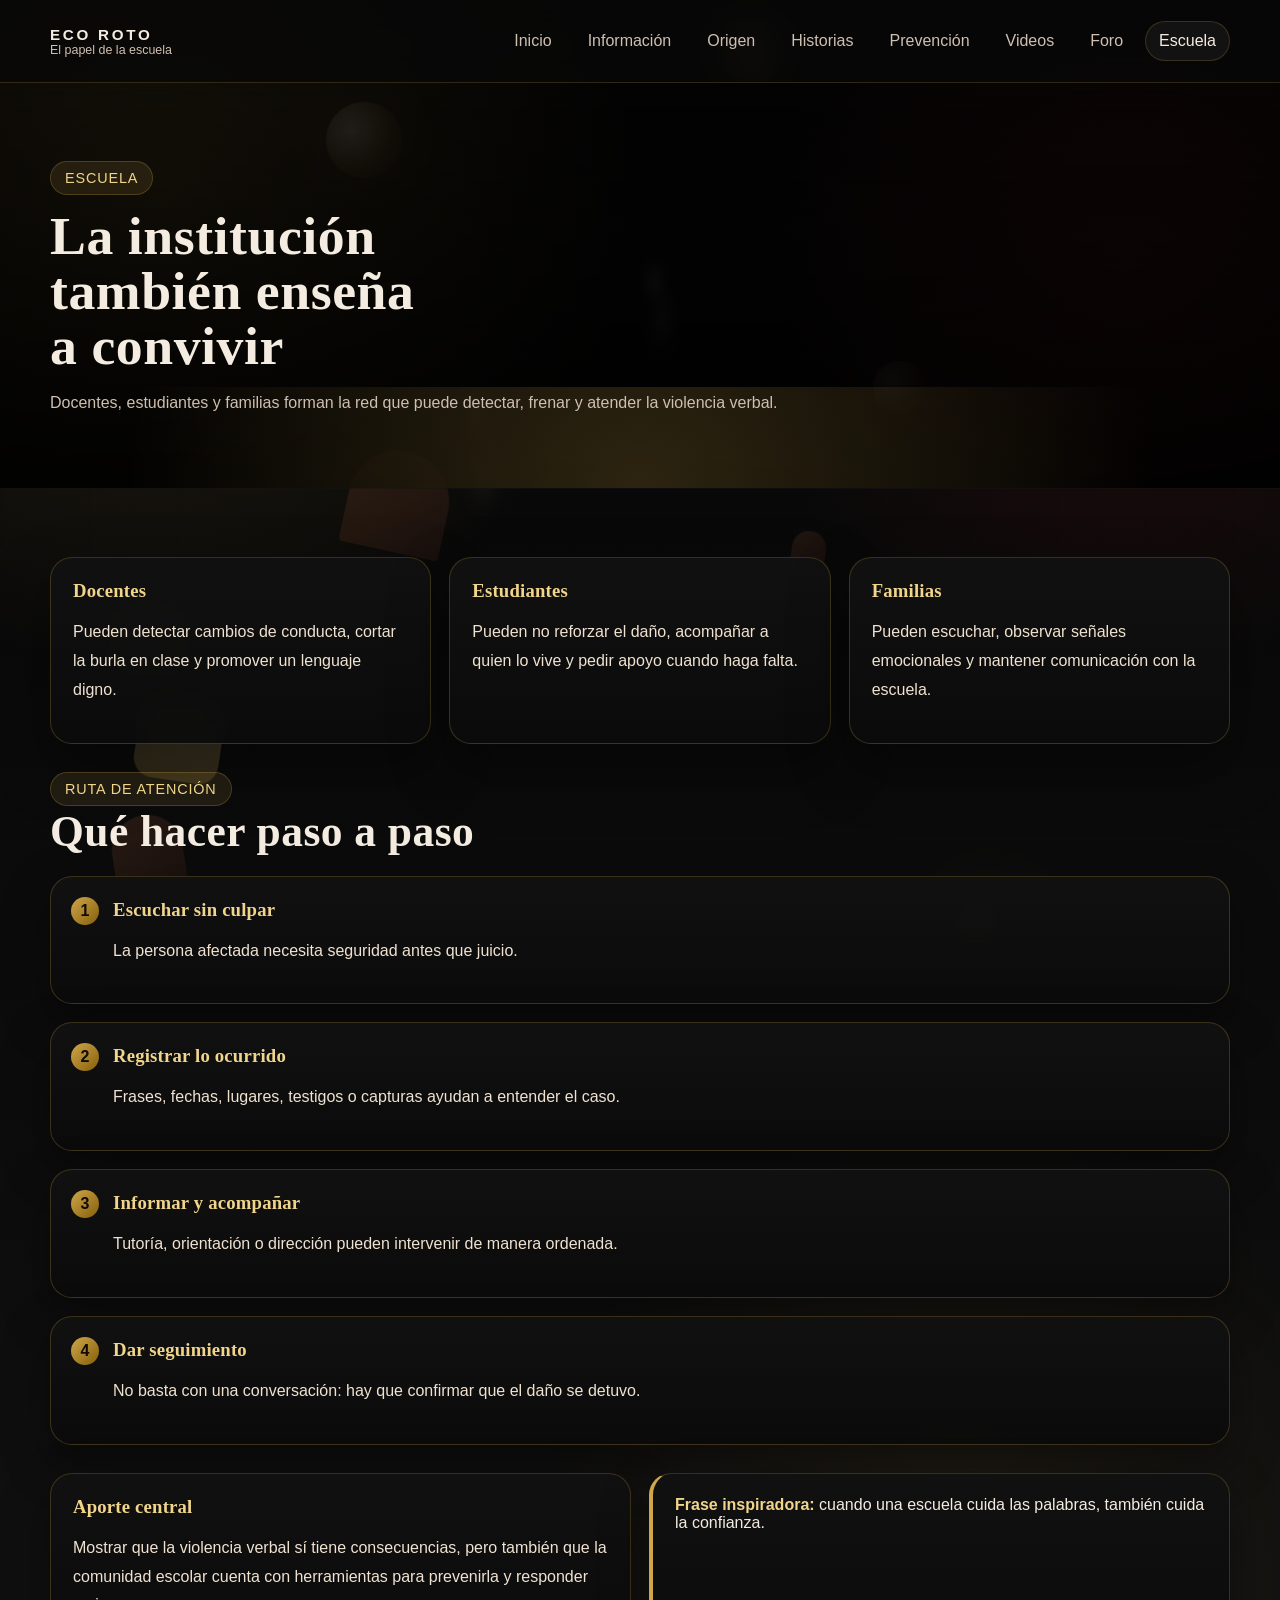
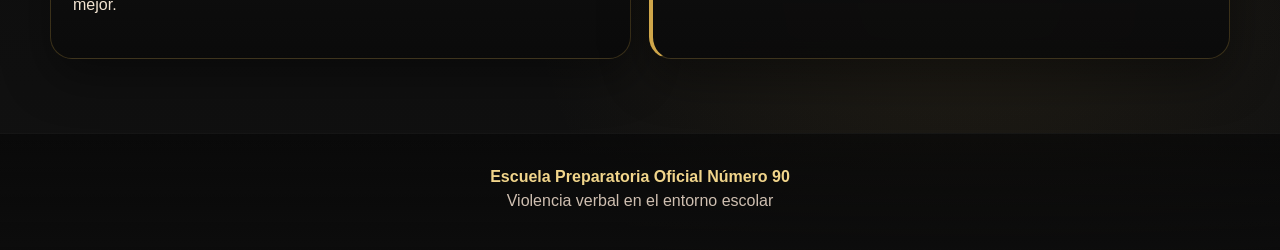
<file: escuela.html>
<!DOCTYPE html>
<html lang="es">
<head>
<meta charset="UTF-8">
<meta name="viewport" content="width=device-width, initial-scale=1.0">
<title>Escuela | Violencia verbal</title>
<link rel="stylesheet" href="estilos-dinamicos.css">
</head>
<body>
<header class="site-header">
  <div class="container header-inner">
    <a class="brand" href="index.html"><span class="brand-text"><strong>Eco Roto</strong><small>El papel de la escuela</small></span></a>
    <button class="nav-toggle" type="button" aria-expanded="false" aria-controls="primary-nav">Menú</button>
    <nav id="primary-nav" class="site-nav">
      <a href="index.html">Inicio</a>
      <a href="informacion.html">Información</a>
      <a href="origen.html">Origen</a>
      <a href="historias.html">Historias</a>
      <a href="prevencion.html">Prevención</a>
      <a href="videos.html">Videos</a>
      <a href="foro.html">Foro</a>
      <a class="active" href="escuela.html">Escuela</a>
    </nav>
  </div>
</header>

<section class="page-hero" style="--hero-image:url('https://images.unsplash.com/photo-1588072432836-e10032774350?auto=format&fit=crop&w=1800&q=80');">
  <div class="container">
    <span class="eyebrow">Escuela</span>
    <h1>La institución también enseña a convivir</h1>
    <p>Docentes, estudiantes y familias forman la red que puede detectar, frenar y atender la violencia verbal.</p>
  </div>
</section>

<main class="main">
  <section class="section">
    <div class="grid cards">
      <article class="card"><h3>Docentes</h3><p>Pueden detectar cambios de conducta, cortar la burla en clase y promover un lenguaje digno.</p></article>
      <article class="card"><h3>Estudiantes</h3><p>Pueden no reforzar el daño, acompañar a quien lo vive y pedir apoyo cuando haga falta.</p></article>
      <article class="card"><h3>Familias</h3><p>Pueden escuchar, observar señales emocionales y mantener comunicación con la escuela.</p></article>
    </div>
  </section>

  <section class="section">
    <div class="section-head">
      <div>
        <span class="pill">Ruta de atención</span>
        <h2>Qué hacer paso a paso</h2>
      </div>
    </div>
    <div class="timeline">
      <article class="timeline-item" data-step="1"><h3>Escuchar sin culpar</h3><p>La persona afectada necesita seguridad antes que juicio.</p></article>
      <article class="timeline-item" data-step="2"><h3>Registrar lo ocurrido</h3><p>Frases, fechas, lugares, testigos o capturas ayudan a entender el caso.</p></article>
      <article class="timeline-item" data-step="3"><h3>Informar y acompañar</h3><p>Tutoría, orientación o dirección pueden intervenir de manera ordenada.</p></article>
      <article class="timeline-item" data-step="4"><h3>Dar seguimiento</h3><p>No basta con una conversación: hay que confirmar que el daño se detuvo.</p></article>
    </div>
  </section>

  <section class="section">
    <div class="grid two">
      <article class="section-card">
        <h3>Aporte central</h3>
        <p>
          Mostrar que la violencia verbal sí tiene consecuencias, pero también que la comunidad escolar cuenta con
          herramientas para prevenirla y responder mejor.
        </p>
      </article>
      <article class="quote">
        <strong>Frase inspiradora:</strong> cuando una escuela cuida las palabras, también cuida la confianza.
      </article>
    </div>
  </section>
</main>

<footer>
  <p><strong>Escuela Preparatoria Oficial Número 90</strong></p>
  <p>Violencia verbal en el entorno escolar</p>
</footer>
<script src="dinamismo.js"></script>
</body>
</html>
</file>
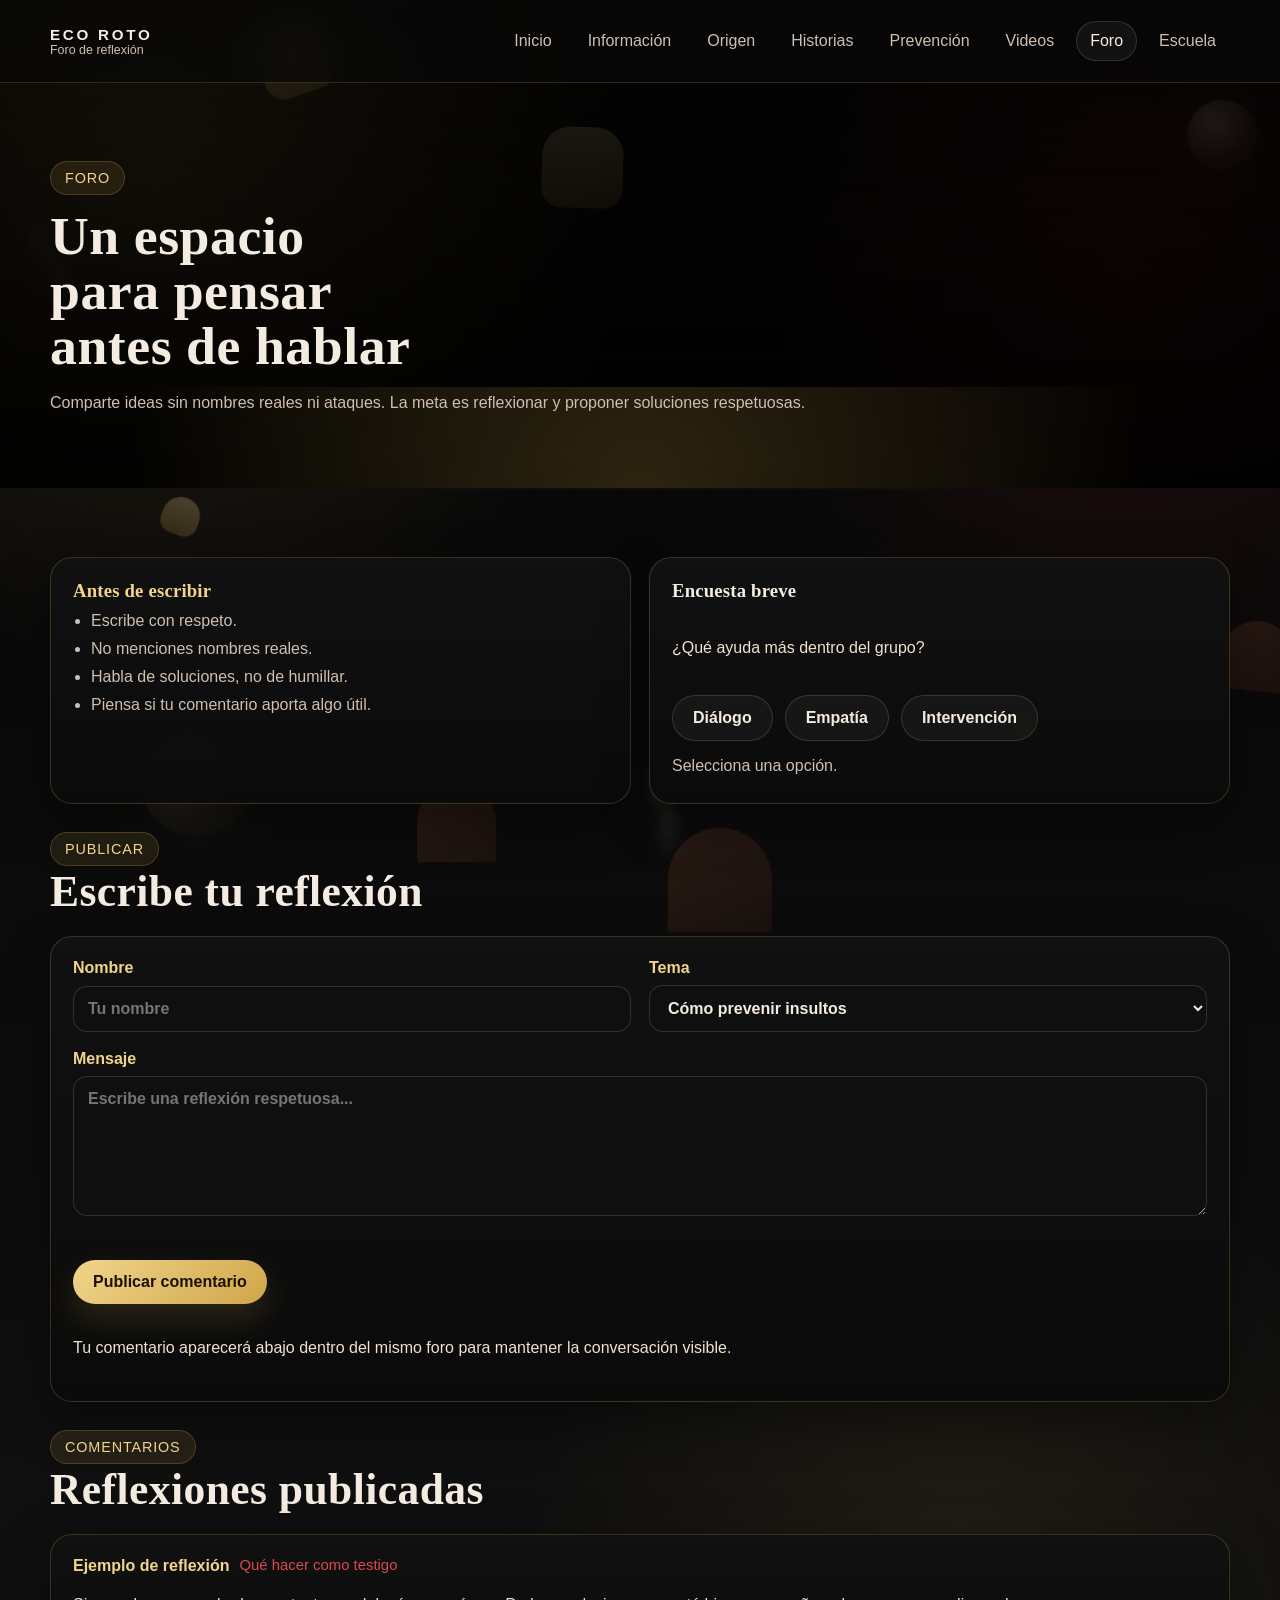
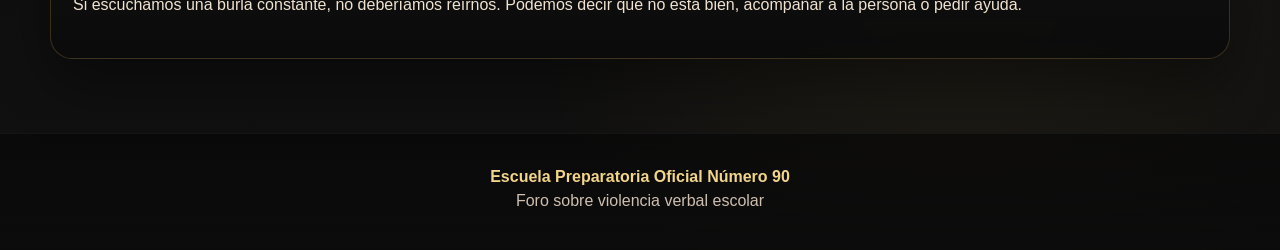
<file: foro.html>
<!DOCTYPE html>
<html lang="es">
<head>
<meta charset="UTF-8">
<meta name="viewport" content="width=device-width, initial-scale=1.0">
<title>Foro | Violencia verbal</title>
<link rel="stylesheet" href="estilos-dinamicos.css">
</head>
<body>
<header class="site-header">
  <div class="container header-inner">
    <a class="brand" href="index.html"><span class="brand-text"><strong>Eco Roto</strong><small>Foro de reflexión</small></span></a>
    <button class="nav-toggle" type="button" aria-expanded="false" aria-controls="primary-nav">Menú</button>
    <nav id="primary-nav" class="site-nav">
      <a href="index.html">Inicio</a>
      <a href="informacion.html">Información</a>
      <a href="origen.html">Origen</a>
      <a href="historias.html">Historias</a>
      <a href="prevencion.html">Prevención</a>
      <a href="videos.html">Videos</a>
      <a class="active" href="foro.html">Foro</a>
      <a href="escuela.html">Escuela</a>
    </nav>
  </div>
</header>

<section class="page-hero" style="--hero-image:url('https://images.unsplash.com/photo-1517486808906-6ca8b3f04846?auto=format&fit=crop&w=1800&q=80');">
  <div class="container">
    <span class="eyebrow">Foro</span>
    <h1>Un espacio para pensar antes de hablar</h1>
    <p>Comparte ideas sin nombres reales ni ataques. La meta es reflexionar y proponer soluciones respetuosas.</p>
  </div>
</section>

<main class="main">
  <section class="section">
    <div class="grid two">
      <article class="section-card">
        <h3>Antes de escribir</h3>
        <ul class="check-list">
          <li>Escribe con respeto.</li>
          <li>No menciones nombres reales.</li>
          <li>Habla de soluciones, no de humillar.</li>
          <li>Piensa si tu comentario aporta algo útil.</li>
        </ul>
      </article>
      <article class="survey" data-survey="encuesta-foro">
        <h3>Encuesta breve</h3>
        <p>¿Qué ayuda más dentro del grupo?</p>
        <div class="survey-options">
          <button type="button" class="survey-option" data-survey-option data-survey-message="Elegiste el diálogo" data-survey-extra="Hablar con respeto reduce tensión.">Diálogo</button>
          <button type="button" class="survey-option" data-survey-option data-survey-message="Elegiste la empatía" data-survey-extra="Ponerse en el lugar del otro cambia la actitud.">Empatía</button>
          <button type="button" class="survey-option" data-survey-option data-survey-message="Elegiste la intervención" data-survey-extra="Corregir a tiempo también protege.">Intervención</button>
        </div>
        <div class="survey-feedback" data-survey-feedback>Selecciona una opción.</div>
      </article>
    </div>
  </section>

  <section class="section">
    <div class="section-head">
      <div>
        <span class="pill">Publicar</span>
        <h2>Escribe tu reflexión</h2>
      </div>
    </div>
    <div class="form-card">
      <form class="grid" data-forum-form>
        <div class="grid two">
          <label>Nombre
            <input name="nombre" type="text" placeholder="Tu nombre">
          </label>
          <label>Tema
            <select name="tema">
              <option>Cómo prevenir insultos</option>
              <option>Qué hacer como testigo</option>
              <option>Cómo reparar un daño verbal</option>
              <option>Acuerdos para el grupo</option>
            </select>
          </label>
        </div>
        <label>Mensaje
          <textarea name="mensaje" rows="5" placeholder="Escribe una reflexión respetuosa..."></textarea>
        </label>
        <div class="button-row">
          <button class="btn btn-primary" type="submit">Publicar comentario</button>
        </div>
      </form>
      <p class="forum-note">Tu comentario aparecerá abajo dentro del mismo foro para mantener la conversación visible.</p>
    </div>
  </section>

  <section class="section">
    <div class="section-head">
      <div>
        <span class="pill">Comentarios</span>
        <h2>Reflexiones publicadas</h2>
      </div>
    </div>
    <div class="comments" data-forum-list>
      <article class="card comment">
        <div class="meta">
          <span class="name">Ejemplo de reflexión</span>
          <span class="topic">Qué hacer como testigo</span>
        </div>
        <p>Si escuchamos una burla constante, no deberíamos reírnos. Podemos decir que no está bien, acompañar a la persona o pedir ayuda.</p>
      </article>
    </div>
  </section>
</main>

<footer>
  <p><strong>Escuela Preparatoria Oficial Número 90</strong></p>
  <p>Foro sobre violencia verbal escolar</p>
</footer>
<script src="dinamismo.js"></script>
</body>
</html>
</file>
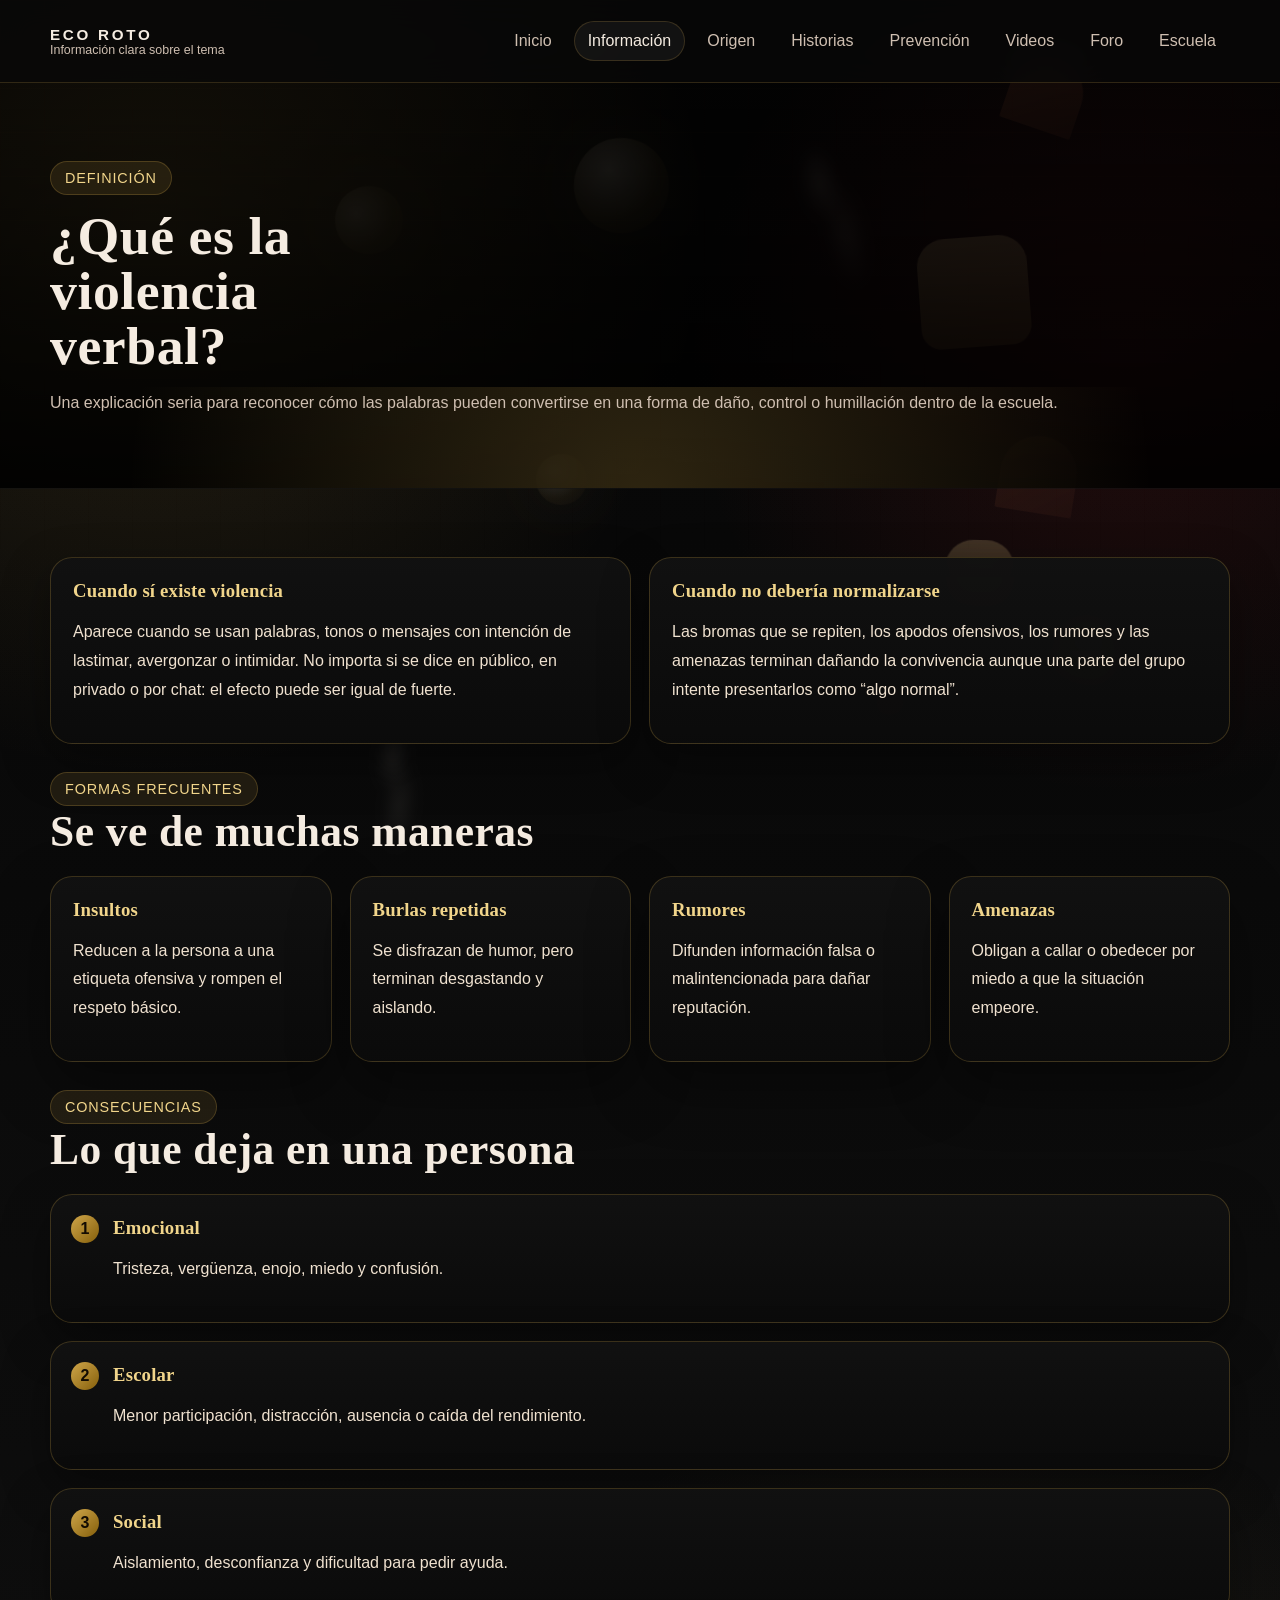
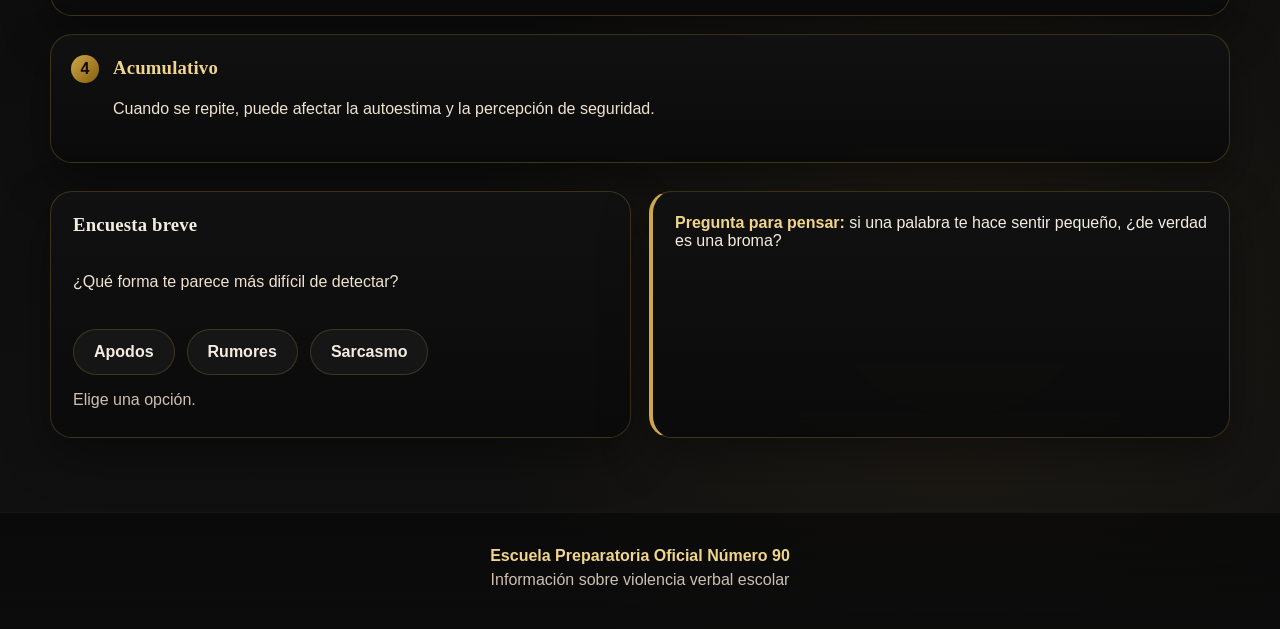
<file: informacion.html>
<!DOCTYPE html>
<html lang="es">
<head>
<meta charset="UTF-8">
<meta name="viewport" content="width=device-width, initial-scale=1.0">
<title>Información | Violencia verbal</title>
<link rel="stylesheet" href="estilos-dinamicos.css">
</head>
<body>
<header class="site-header">
  <div class="container header-inner">
    <a class="brand" href="index.html" aria-label="Ir al inicio">
      
      <span class="brand-text"><strong>Eco Roto</strong><small>Información clara sobre el tema</small></span>
    </a>
    <button class="nav-toggle" type="button" aria-expanded="false" aria-controls="primary-nav">Menú</button>
    <nav id="primary-nav" class="site-nav">
      <a href="index.html">Inicio</a>
      <a class="active" href="informacion.html">Información</a>
      <a href="origen.html">Origen</a>
      <a href="historias.html">Historias</a>
      <a href="prevencion.html">Prevención</a>
      <a href="videos.html">Videos</a>
      <a href="foro.html">Foro</a>
      <a href="escuela.html">Escuela</a>
    </nav>
  </div>
</header>

<section class="page-hero" style="--hero-image:url('https://images.unsplash.com/photo-1524178232363-1fb2b075b655?auto=format&fit=crop&w=1800&q=80');">
  <div class="container">
    <span class="eyebrow">Definición</span>
    <h1>¿Qué es la violencia verbal?</h1>
    <p>
      Una explicación seria para reconocer cómo las palabras pueden convertirse en una forma de daño,
      control o humillación dentro de la escuela.
    </p>
  </div>
</section>

<main class="main">
  <section class="section">
    <div class="grid two">
      <article class="section-card">
        <h3>Cuando sí existe violencia</h3>
        <p>
          Aparece cuando se usan palabras, tonos o mensajes con intención de lastimar, avergonzar o intimidar.
          No importa si se dice en público, en privado o por chat: el efecto puede ser igual de fuerte.
        </p>
      </article>
      <article class="section-card">
        <h3>Cuando no debería normalizarse</h3>
        <p>
          Las bromas que se repiten, los apodos ofensivos, los rumores y las amenazas terminan dañando la convivencia
          aunque una parte del grupo intente presentarlos como “algo normal”.
        </p>
      </article>
    </div>
  </section>

  <section class="section">
    <div class="section-head">
      <div>
        <span class="pill">Formas frecuentes</span>
        <h2>Se ve de muchas maneras</h2>
      </div>
    </div>
    <div class="grid cards">
      <article class="card"><h3>Insultos</h3><p>Reducen a la persona a una etiqueta ofensiva y rompen el respeto básico.</p></article>
      <article class="card"><h3>Burlas repetidas</h3><p>Se disfrazan de humor, pero terminan desgastando y aislando.</p></article>
      <article class="card"><h3>Rumores</h3><p>Difunden información falsa o malintencionada para dañar reputación.</p></article>
      <article class="card"><h3>Amenazas</h3><p>Obligan a callar o obedecer por miedo a que la situación empeore.</p></article>
    </div>
  </section>

  <section class="section">
    <div class="section-head">
      <div>
        <span class="pill">Consecuencias</span>
        <h2>Lo que deja en una persona</h2>
      </div>
    </div>
    <div class="timeline">
      <article class="timeline-item" data-step="1"><h3>Emocional</h3><p>Tristeza, vergüenza, enojo, miedo y confusión.</p></article>
      <article class="timeline-item" data-step="2"><h3>Escolar</h3><p>Menor participación, distracción, ausencia o caída del rendimiento.</p></article>
      <article class="timeline-item" data-step="3"><h3>Social</h3><p>Aislamiento, desconfianza y dificultad para pedir ayuda.</p></article>
      <article class="timeline-item" data-step="4"><h3>Acumulativo</h3><p>Cuando se repite, puede afectar la autoestima y la percepción de seguridad.</p></article>
    </div>
  </section>

  <section class="section">
    <div class="grid two">
      <article class="survey" data-survey="encuesta-info">
        <h3>Encuesta breve</h3>
        <p>¿Qué forma te parece más difícil de detectar?</p>
        <div class="survey-options">
          <button type="button" class="survey-option" data-survey-option data-survey-message="Elegiste los apodos" data-survey-extra="Lo repetido puede parecer normal aunque no lo sea.">Apodos</button>
          <button type="button" class="survey-option" data-survey-option data-survey-message="Elegiste los rumores" data-survey-extra="El daño indirecto también afecta.">Rumores</button>
          <button type="button" class="survey-option" data-survey-option data-survey-message="Elegiste el sarcasmo" data-survey-extra="No siempre se nota a primera vista.">Sarcasmo</button>
        </div>
        <div class="survey-feedback" data-survey-feedback>Elige una opción.</div>
      </article>
      <article class="quote">
        <strong>Pregunta para pensar:</strong> si una palabra te hace sentir pequeño, ¿de verdad es una broma?
      </article>
    </div>
  </section>
</main>

<footer>
  <p><strong>Escuela Preparatoria Oficial Número 90</strong></p>
  <p>Información sobre violencia verbal escolar</p>
</footer>

<script src="dinamismo.js"></script>
</body>
</html>
</file>
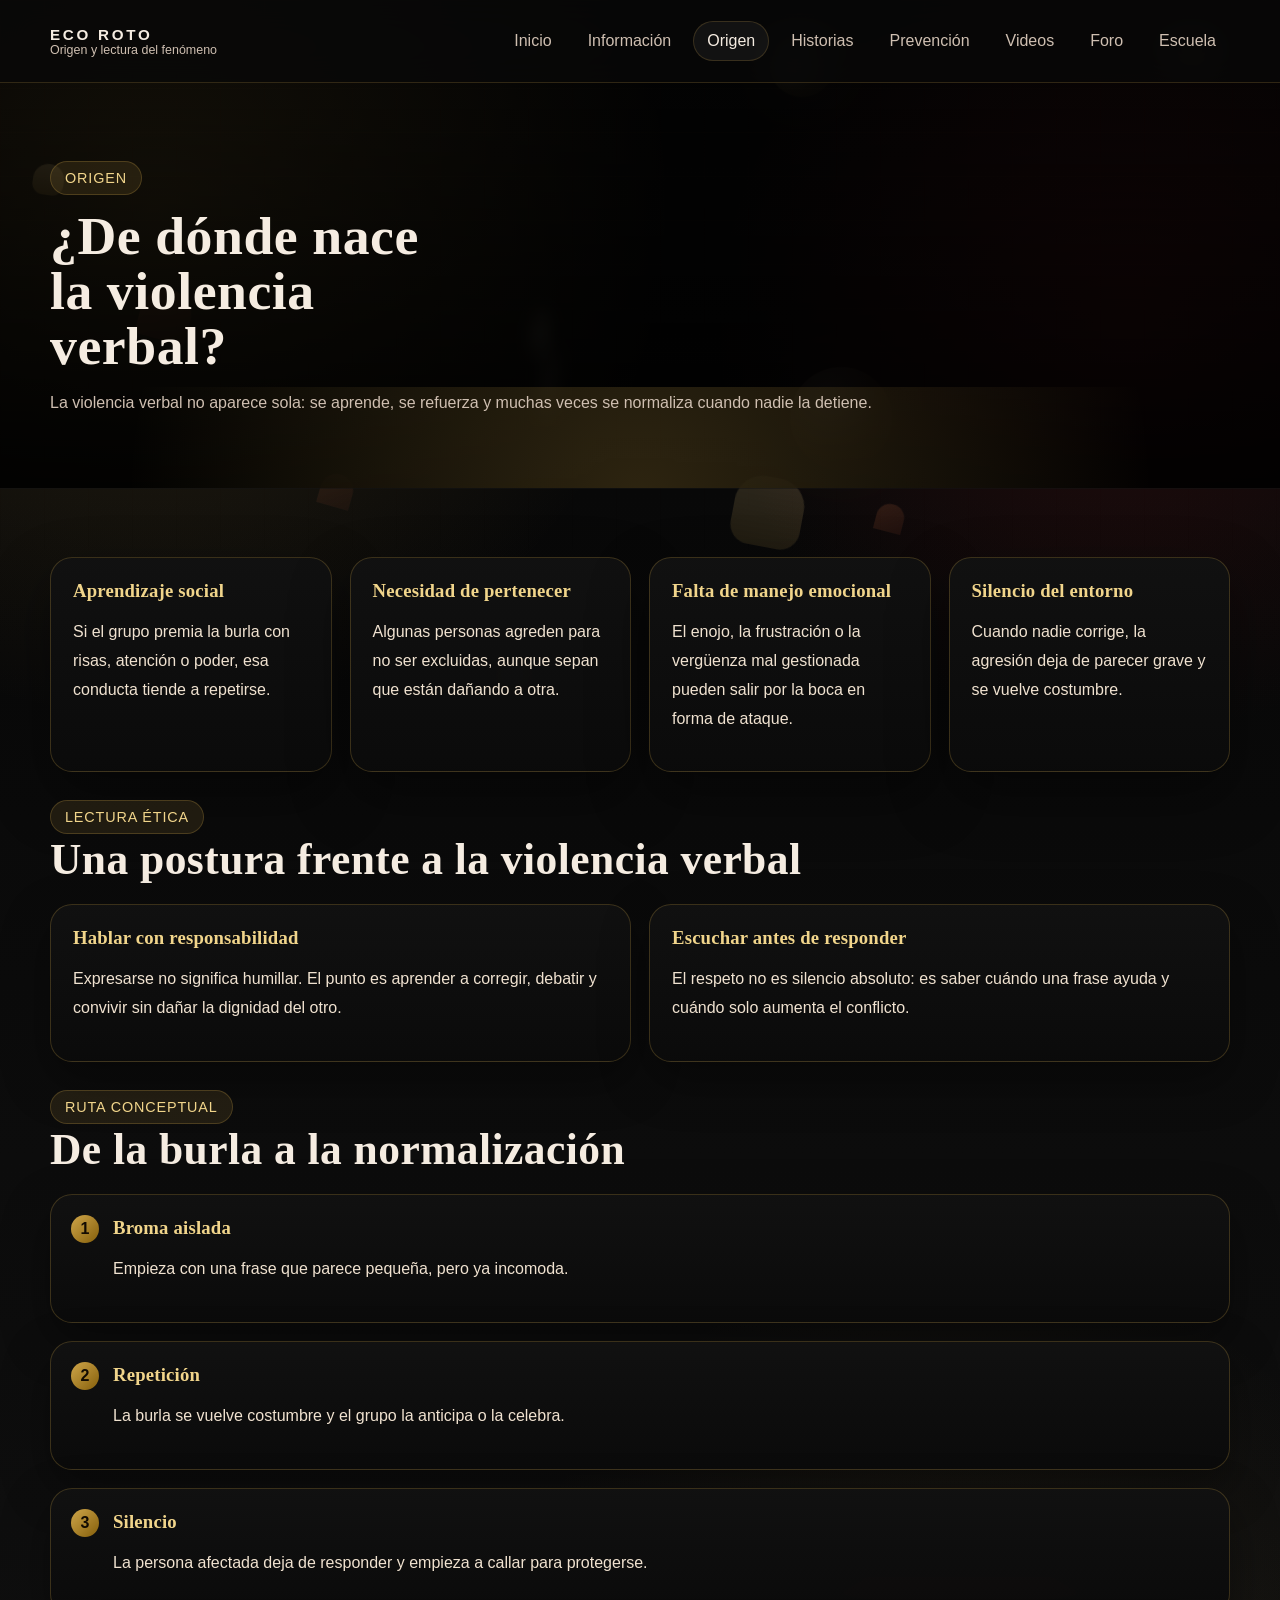
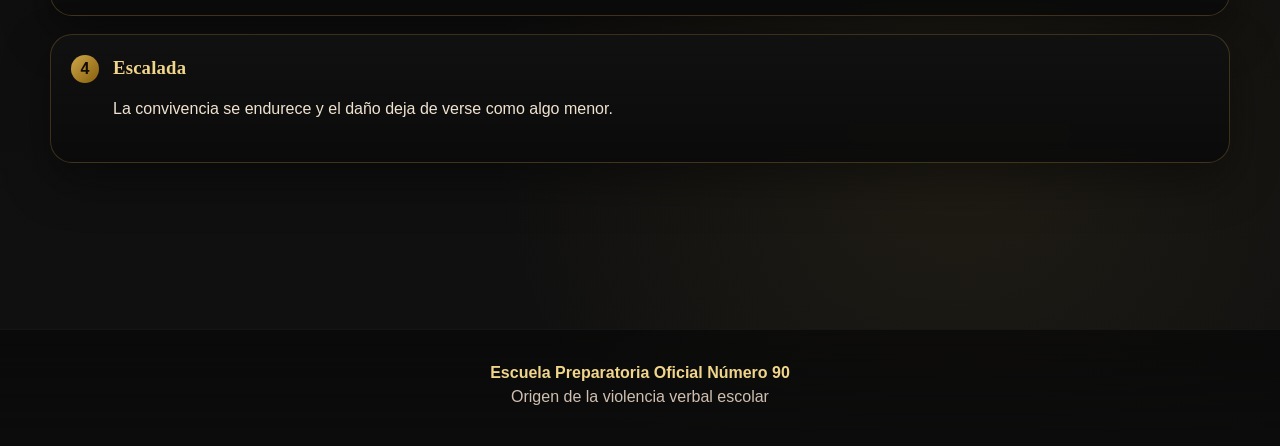
<file: origen.html>
<!DOCTYPE html>
<html lang="es">
<head>
<meta charset="UTF-8">
<meta name="viewport" content="width=device-width, initial-scale=1.0">
<title>Origen | Violencia verbal</title>
<link rel="stylesheet" href="estilos-dinamicos.css">
</head>
<body>
<header class="site-header">
  <div class="container header-inner">
    <a class="brand" href="index.html"><span class="brand-text"><strong>Eco Roto</strong><small>Origen y lectura del fenómeno</small></span></a>
    <button class="nav-toggle" type="button" aria-expanded="false" aria-controls="primary-nav">Menú</button>
    <nav id="primary-nav" class="site-nav">
      <a href="index.html">Inicio</a>
      <a href="informacion.html">Información</a>
      <a class="active" href="origen.html">Origen</a>
      <a href="historias.html">Historias</a>
      <a href="prevencion.html">Prevención</a>
      <a href="videos.html">Videos</a>
      <a href="foro.html">Foro</a>
      <a href="escuela.html">Escuela</a>
    </nav>
  </div>
</header>

<section class="page-hero" style="--hero-image:url('https://images.unsplash.com/photo-1516321318423-f06f85e504b3?auto=format&fit=crop&w=1800&q=80');">
  <div class="container">
    <span class="eyebrow">Origen</span>
    <h1>¿De dónde nace la violencia verbal?</h1>
    <p>La violencia verbal no aparece sola: se aprende, se refuerza y muchas veces se normaliza cuando nadie la detiene.</p>
  </div>
</section>

<main class="main">
  <section class="section">
    <div class="grid cards">
      <article class="card"><h3>Aprendizaje social</h3><p>Si el grupo premia la burla con risas, atención o poder, esa conducta tiende a repetirse.</p></article>
      <article class="card"><h3>Necesidad de pertenecer</h3><p>Algunas personas agreden para no ser excluidas, aunque sepan que están dañando a otra.</p></article>
      <article class="card"><h3>Falta de manejo emocional</h3><p>El enojo, la frustración o la vergüenza mal gestionada pueden salir por la boca en forma de ataque.</p></article>
      <article class="card"><h3>Silencio del entorno</h3><p>Cuando nadie corrige, la agresión deja de parecer grave y se vuelve costumbre.</p></article>
    </div>
  </section>

  <section class="section">
    <div class="section-head">
      <div>
        <span class="pill">Lectura ética</span>
        <h2>Una postura frente a la violencia verbal</h2>
      </div>
    </div>
    <div class="grid two">
      <article class="section-card">
        <h3>Hablar con responsabilidad</h3>
        <p>Expresarse no significa humillar. El punto es aprender a corregir, debatir y convivir sin dañar la dignidad del otro.</p>
      </article>
      <article class="section-card">
        <h3>Escuchar antes de responder</h3>
        <p>El respeto no es silencio absoluto: es saber cuándo una frase ayuda y cuándo solo aumenta el conflicto.</p>
      </article>
    </div>
  </section>

  <section class="section">
    <div class="section-head">
      <div>
        <span class="pill">Ruta conceptual</span>
        <h2>De la burla a la normalización</h2>
      </div>
    </div>
    <div class="timeline">
      <article class="timeline-item" data-step="1"><h3>Broma aislada</h3><p>Empieza con una frase que parece pequeña, pero ya incomoda.</p></article>
      <article class="timeline-item" data-step="2"><h3>Repetición</h3><p>La burla se vuelve costumbre y el grupo la anticipa o la celebra.</p></article>
      <article class="timeline-item" data-step="3"><h3>Silencio</h3><p>La persona afectada deja de responder y empieza a callar para protegerse.</p></article>
      <article class="timeline-item" data-step="4"><h3>Escalada</h3><p>La convivencia se endurece y el daño deja de verse como algo menor.</p></article>
    </div>
  </section>

  <section class="section">
    <article class="quote">
      <strong>Frase inspiradora:</strong> lo que se aprende en un grupo puede cambiar una vida, para bien o para mal.
    </article>
  </section>
</main>

<footer>
  <p><strong>Escuela Preparatoria Oficial Número 90</strong></p>
  <p>Origen de la violencia verbal escolar</p>
</footer>
<script src="dinamismo.js"></script>
</body>
</html>
</file>
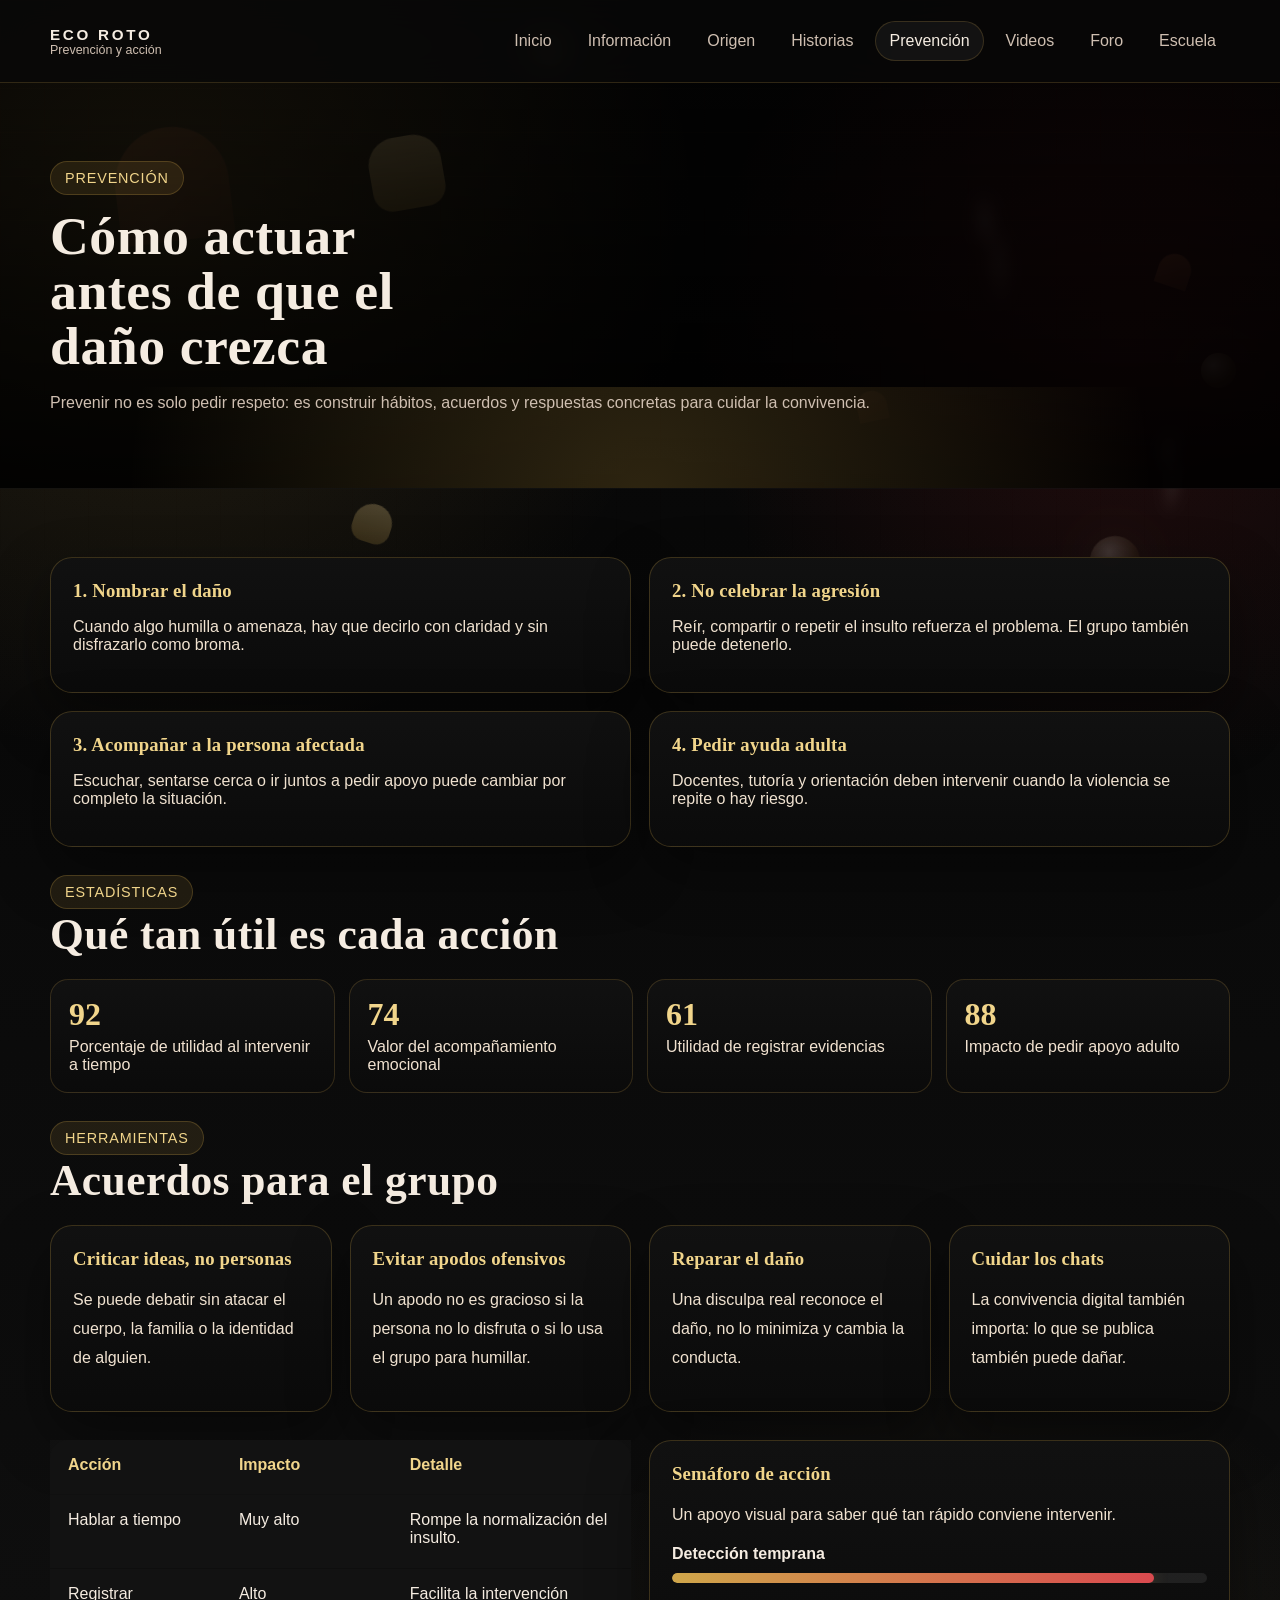
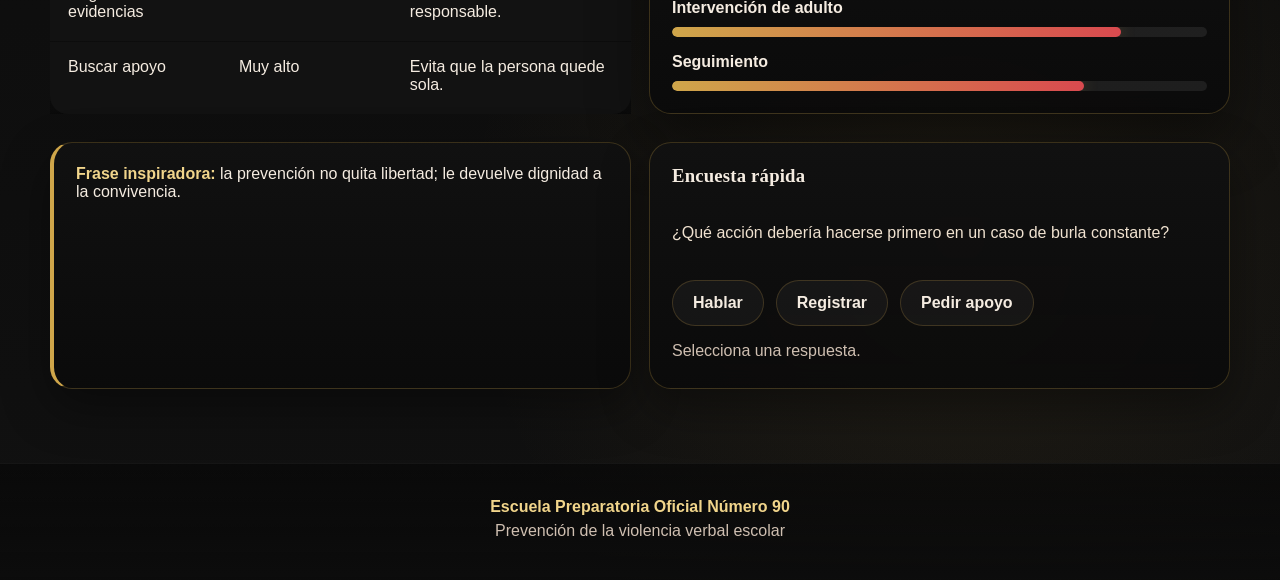
<file: prevencion.html>
<!DOCTYPE html>
<html lang="es">
<head>
<meta charset="UTF-8">
<meta name="viewport" content="width=device-width, initial-scale=1.0">
<title>Prevención | Violencia verbal</title>
<link rel="stylesheet" href="estilos-dinamicos.css">
</head>
<body>
<header class="site-header">
  <div class="container header-inner">
    <a class="brand" href="index.html"><span class="brand-text"><strong>Eco Roto</strong><small>Prevención y acción</small></span></a>
    <button class="nav-toggle" type="button" aria-expanded="false" aria-controls="primary-nav">Menú</button>
    <nav id="primary-nav" class="site-nav">
      <a href="index.html">Inicio</a>
      <a href="informacion.html">Información</a>
      <a href="origen.html">Origen</a>
      <a href="historias.html">Historias</a>
      <a class="active" href="prevencion.html">Prevención</a>
      <a href="videos.html">Videos</a>
      <a href="foro.html">Foro</a>
      <a href="escuela.html">Escuela</a>
    </nav>
  </div>
</header>

<section class="page-hero" style="--hero-image:url('https://images.unsplash.com/photo-1503676260728-1c00da094a0b?auto=format&fit=crop&w=1800&q=80');">
  <div class="container">
    <span class="eyebrow">Prevención</span>
    <h1>Cómo actuar antes de que el daño crezca</h1>
    <p>Prevenir no es solo pedir respeto: es construir hábitos, acuerdos y respuestas concretas para cuidar la convivencia.</p>
  </div>
</section>

<main class="main">
  <section class="section">
    <div class="grid two">
      <article class="step">
        <h3>1. Nombrar el daño</h3>
        <p>Cuando algo humilla o amenaza, hay que decirlo con claridad y sin disfrazarlo como broma.</p>
      </article>
      <article class="step">
        <h3>2. No celebrar la agresión</h3>
        <p>Reír, compartir o repetir el insulto refuerza el problema. El grupo también puede detenerlo.</p>
      </article>
      <article class="step">
        <h3>3. Acompañar a la persona afectada</h3>
        <p>Escuchar, sentarse cerca o ir juntos a pedir apoyo puede cambiar por completo la situación.</p>
      </article>
      <article class="step">
        <h3>4. Pedir ayuda adulta</h3>
        <p>Docentes, tutoría y orientación deben intervenir cuando la violencia se repite o hay riesgo.</p>
      </article>
    </div>
  </section>

  <section class="section">
    <div class="section-head">
      <div>
        <span class="pill">Estadísticas</span>
        <h2>Qué tan útil es cada acción</h2>
      </div>
    </div>
    <div class="counter-grid">
      <article class="counter"><strong data-counter="92">0</strong><span>Porcentaje de utilidad al intervenir a tiempo</span></article>
      <article class="counter"><strong data-counter="74">0</strong><span>Valor del acompañamiento emocional</span></article>
      <article class="counter"><strong data-counter="61">0</strong><span>Utilidad de registrar evidencias</span></article>
      <article class="counter"><strong data-counter="88">0</strong><span>Impacto de pedir apoyo adulto</span></article>
    </div>
  </section>

  <section class="section">
    <div class="section-head">
      <div>
        <span class="pill">Herramientas</span>
        <h2>Acuerdos para el grupo</h2>
      </div>
    </div>
    <div class="grid cards">
      <article class="card"><h3>Criticar ideas, no personas</h3><p>Se puede debatir sin atacar el cuerpo, la familia o la identidad de alguien.</p></article>
      <article class="card"><h3>Evitar apodos ofensivos</h3><p>Un apodo no es gracioso si la persona no lo disfruta o si lo usa el grupo para humillar.</p></article>
      <article class="card"><h3>Reparar el daño</h3><p>Una disculpa real reconoce el daño, no lo minimiza y cambia la conducta.</p></article>
      <article class="card"><h3>Cuidar los chats</h3><p>La convivencia digital también importa: lo que se publica también puede dañar.</p></article>
    </div>
  </section>

  <section class="section">
    <div class="grid two">
      <article class="table-card">
        <div class="stat-table">
          <div class="row">
            <div class="cell"><strong>Acción</strong></div>
            <div class="cell"><strong>Impacto</strong></div>
            <div class="cell"><strong>Detalle</strong></div>
          </div>
          <div class="row">
            <div class="cell">Hablar a tiempo</div>
            <div class="cell">Muy alto</div>
            <div class="cell">Rompe la normalización del insulto.</div>
          </div>
          <div class="row">
            <div class="cell">Registrar evidencias</div>
            <div class="cell">Alto</div>
            <div class="cell">Facilita la intervención responsable.</div>
          </div>
          <div class="row">
            <div class="cell">Buscar apoyo</div>
            <div class="cell">Muy alto</div>
            <div class="cell">Evita que la persona quede sola.</div>
          </div>
        </div>
      </article>
      <article class="card">
        <h3>Semáforo de acción</h3>
        <p>Un apoyo visual para saber qué tan rápido conviene intervenir.</p>
        <div style="margin-top:16px">
          <strong>Detección temprana</strong>
          <div class="bar-track"><div class="bar-fill" data-bar="90%"></div></div>
        </div>
        <div style="margin-top:16px">
          <strong>Intervención de adulto</strong>
          <div class="bar-track"><div class="bar-fill" data-bar="84%"></div></div>
        </div>
        <div style="margin-top:16px">
          <strong>Seguimiento</strong>
          <div class="bar-track"><div class="bar-fill" data-bar="77%"></div></div>
        </div>
      </article>
    </div>
  </section>

  <section class="section">
    <div class="grid two">
      <article class="quote">
        <strong>Frase inspiradora:</strong> la prevención no quita libertad; le devuelve dignidad a la convivencia.
      </article>
      <article class="survey" data-survey="encuesta-prevencion">
        <h3>Encuesta rápida</h3>
        <p>¿Qué acción debería hacerse primero en un caso de burla constante?</p>
        <div class="survey-options">
          <button type="button" class="survey-option" data-survey-option data-survey-message="Elegiste hablar con el grupo" data-survey-extra="Nombrar el problema ayuda a cortarlo.">Hablar</button>
          <button type="button" class="survey-option" data-survey-option data-survey-message="Elegiste registrar evidencias" data-survey-extra="Las capturas y fechas ayudan a actuar mejor.">Registrar</button>
          <button type="button" class="survey-option" data-survey-option data-survey-message="Elegiste pedir apoyo" data-survey-extra="Pedir ayuda a tiempo evita que escale.">Pedir apoyo</button>
        </div>
        <div class="survey-feedback" data-survey-feedback>Selecciona una respuesta.</div>
      </article>
    </div>
  </section>
</main>

<footer>
  <p><strong>Escuela Preparatoria Oficial Número 90</strong></p>
  <p>Prevención de la violencia verbal escolar</p>
</footer>
<script src="dinamismo.js"></script>
</body>
</html>
</file>
<file: estilos-dinamicos.css>
:root{
  --bg:#070707;
  --bg-soft:#101010;
  --panel:#151515;
  --panel-2:#1c1c1c;
  --text:#f5ece1;
  --muted:#cfbfb1;
  --gold:#cfa64a;
  --gold-soft:#f1d58b;
  --red:#9d1f24;
  --red-soft:#d94a4f;
  --line:rgba(207,166,74,.20);
  --shadow:0 24px 60px rgba(0,0,0,.42);
  --radius:22px;
  --container:1180px;
}

*,
*::before,
*::after{box-sizing:border-box}

html{scroll-behavior:smooth;scroll-padding-top:92px}

body{
  margin:0;
  color:var(--text);
  font-family:"Segoe UI",Tahoma,Arial,sans-serif;
  background:
    radial-gradient(circle at 12% 10%, rgba(207,166,74,.16), transparent 24%),
    radial-gradient(circle at 88% 16%, rgba(157,31,36,.18), transparent 20%),
    radial-gradient(circle at 75% 84%, rgba(207,166,74,.09), transparent 24%),
    linear-gradient(180deg,#050505 0%,#0b0b0b 48%,#111111 100%);
  overflow-x:hidden;
}

body::before{
  content:"";
  position:fixed;
  inset:0;
  pointer-events:none;
  background-image:
    linear-gradient(rgba(207,166,74,.045) 1px, transparent 1px),
    linear-gradient(90deg, rgba(157,31,36,.035) 1px, transparent 1px);
  background-size:44px 44px;
  mask-image:linear-gradient(to bottom, rgba(0,0,0,.55), transparent 68%);
  z-index:-1;
}

a{color:inherit;text-decoration:none}

img,video,iframe{display:block;max-width:100%}

.container{
  width:min(calc(100% - 32px), var(--container));
  margin:0 auto;
}

.site-header{
  position:sticky;
  top:0;
  z-index:50;
  background:rgba(7,7,7,.88);
  backdrop-filter:blur(16px);
  border-bottom:1px solid var(--line);
}

.header-inner{
  min-height:82px;
  display:flex;
  align-items:center;
  justify-content:space-between;
  gap:16px;
}

.brand{
  display:flex;
  align-items:center;
  gap:14px;
}

.brand-mark{
  display:none !important;
}

.brand-text{
  display:grid;
}

.brand-text strong{
  letter-spacing:.18em;
  text-transform:uppercase;
  font-size:.95rem;
}

.brand-text small{
  color:var(--muted);
  font-size:.78rem;
}

.nav-toggle{
  display:none;
  border:1px solid var(--line);
  background:rgba(255,255,255,.04);
  color:var(--text);
  border-radius:999px;
  padding:10px 16px;
}

.site-nav{
  display:flex;
  align-items:center;
  flex-wrap:wrap;
  gap:8px;
}

.site-nav a{
  color:var(--muted);
  padding:10px 13px;
  border-radius:999px;
  border:1px solid transparent;
  transition:transform .2s ease, background .2s ease, color .2s ease, border-color .2s ease;
}

.site-nav a:hover,
.site-nav a.active{
  color:var(--text);
  background:rgba(255,255,255,.05);
  border-color:var(--line);
}

.hero,
.page-hero{
  position:relative;
  overflow:hidden;
  border-bottom:1px solid rgba(255,255,255,.04);
  background:
    linear-gradient(180deg, rgba(0,0,0,.48), rgba(0,0,0,.88)),
    var(--hero-image) center/cover no-repeat;
}

.hero{
  min-height:88vh;
  display:grid;
  align-items:end;
  padding:88px 0 54px;
}

.page-hero{
  padding:78px 0 54px;
}

.hero::before,
.page-hero::before{
  content:"";
  position:absolute;
  inset:auto -12% -30% -12%;
  height:55%;
  background:radial-gradient(circle, rgba(207,166,74,.22), transparent 64%);
  animation:glow 9s ease-in-out infinite alternate;
}

.hero-inner,
.hero-grid,
.page-hero .container,
.section,
footer{position:relative;z-index:1}

.hero-grid{
  display:grid;
  grid-template-columns:minmax(0,1.1fr) minmax(320px,.9fr);
  gap:28px;
  align-items:end;
}

.eyebrow,
.pill{
  display:inline-flex;
  align-items:center;
  gap:8px;
  width:max-content;
  padding:8px 14px;
  border-radius:999px;
  background:rgba(207,166,74,.12);
  border:1px solid rgba(207,166,74,.24);
  color:var(--gold-soft);
  font-size:.9rem;
  letter-spacing:.06em;
  text-transform:uppercase;
}

h1,h2,h3{
  margin:0;
  font-family:"Georgia","Times New Roman",serif;
  letter-spacing:.01em;
}

.hero h1{
  margin:14px 0 16px;
  font-size:clamp(2.8rem,5.8vw,5.2rem);
  line-height:1.02;
  max-width:12ch;
}

.page-hero h1{
  margin-top:14px;
  font-size:clamp(2.3rem,4.2vw,4.2rem);
  line-height:1.02;
  max-width:14ch;
}

.hero p,
.page-hero p,
.section-lead,
.section-card p,
.card p,
.quote p,
.survey p,
.timeline-item p,
.video-card p,
.gallery-item p,
.forum-note,
.footer-copy{
  color:var(--muted);
  line-height:1.8;
}

.hero p{
  max-width:68ch;
  font-size:1.06rem;
}

.hero-actions,
.button-row{
  display:flex;
  flex-wrap:wrap;
  gap:12px;
  margin:26px 0 0;
}

.btn,
button{
  appearance:none;
  border:0;
  border-radius:999px;
  padding:13px 20px;
  font:inherit;
  font-weight:800;
  cursor:pointer;
  transition:transform .22s ease, box-shadow .22s ease, background .22s ease, color .22s ease;
}

.btn:hover,
button:hover{transform:translateY(-2px)}

.btn-primary{
  background:linear-gradient(135deg,var(--gold-soft),var(--gold));
  color:#1b1004;
  box-shadow:0 14px 32px rgba(207,166,74,.18);
}

.btn-secondary{
  background:rgba(255,255,255,.04);
  color:var(--text);
  border:1px solid rgba(255,255,255,.10);
}

.hero-panel,
.section-card,
.card,
.survey,
.quote,
.timeline-item,
.video-card,
.gallery-item,
.form-card,
.info-table,
.metric,
.step,
.action{
  background:linear-gradient(180deg, rgba(255,255,255,.03), rgba(255,255,255,.015));
  border:1px solid var(--line);
  border-radius:var(--radius);
  box-shadow:var(--shadow);
  backdrop-filter:blur(10px);
}

.card,
.section-card,
.survey,
.quote,
.timeline-item,
.video-card,
.gallery-item,
.form-card,
.info-table,
.step,
.action,
.metric,
.counter,
.table-card,
.stat-table{
  background:linear-gradient(180deg, rgba(17,17,17,.98), rgba(11,11,11,.96)) !important;
  color:var(--text) !important;
}

.hero-panel{
  padding:24px;
  background:linear-gradient(180deg, rgba(24,10,10,.96), rgba(12,12,12,.96)) !important;
  border-color:rgba(207,166,74,.28);
}

.tabs{
  display:grid;
  gap:14px;
  padding:22px;
  border-radius:24px;
  background:linear-gradient(180deg, rgba(17,17,17,.98), rgba(10,10,10,.95));
  border:1px solid rgba(207,166,74,.22);
  box-shadow:var(--shadow);
}

.tablist{
  display:flex;
  flex-wrap:wrap;
  gap:10px;
}

.tab-button{
  background:rgba(255,255,255,.04);
  color:var(--text);
  border:1px solid rgba(207,166,74,.18);
  padding:12px 18px;
  border-radius:999px;
  font-weight:800;
}

.tab-button.is-active{
  background:linear-gradient(135deg,var(--gold-soft),var(--red-soft));
  color:#150d03;
}

.tab-panel{
  display:none;
  padding:22px;
  border-radius:20px;
  background:linear-gradient(180deg, rgba(20,20,20,.98), rgba(12,12,12,.96));
  border:1px solid rgba(207,166,74,.16);
}

.tab-panel.is-active{
  display:block;
}

.tab-panel h3{
  margin:0 0 10px;
  color:var(--gold-soft);
}

.tab-panel p{
  margin:0;
  color:#f0e2d0;
}

.hero-panel h3{
  margin-bottom:10px;
  color:var(--gold-soft);
  text-transform:uppercase;
  letter-spacing:.08em;
  font-size:1rem;
}

.hero-panel ul,
.check-list,
.steps-list,
.question-list{
  margin:0;
  padding-left:18px;
}

.hero-panel li,
.check-list li,
.steps-list li,
.question-list li{
  margin-bottom:10px;
  color:var(--muted);
}

.main{
  width:min(calc(100% - 32px), var(--container));
  margin:0 auto;
  padding:40px 0 74px;
}

.section{
  margin-top:28px;
}

.section-head{
  display:flex;
  flex-wrap:wrap;
  justify-content:space-between;
  gap:14px;
  align-items:end;
  margin-bottom:20px;
}

.section h2{
  font-size:clamp(1.8rem,3.4vw,2.8rem);
}

.section-lead{
  max-width:760px;
  margin:10px 0 0;
}

.grid{
  display:grid;
  gap:18px;
}

.grid.cards{
  grid-template-columns:repeat(auto-fit,minmax(230px,1fr));
}

.grid.two{
  grid-template-columns:repeat(2,minmax(0,1fr));
}

.grid.three{
  grid-template-columns:repeat(auto-fit,minmax(280px,1fr));
}

.metric-row{
  display:grid;
  grid-template-columns:repeat(auto-fit,minmax(160px,1fr));
  gap:14px;
}

.metric{
  padding:18px;
}

.metric strong{
  display:block;
  font-size:1.8rem;
  line-height:1.1;
  color:var(--gold-soft);
}

.metric span{
  color:var(--muted);
  font-size:.95rem;
}

.card,
.section-card,
.timeline-item,
.gallery-item,
.video-card,
.survey,
.quote,
.form-card,
.info-table,
.step,
.action{
  padding:22px;
  color:var(--text);
  background:linear-gradient(180deg, rgba(21,21,21,.98), rgba(13,13,13,.94));
  border:1px solid rgba(207,166,74,.24);
}

.card h3,
.section-card h3,
.timeline-item h3,
.video-card h3,
.gallery-item h3,
.step h3,
.action h3,
.form-card h3{
  margin:0 0 10px;
  color:var(--gold-soft);
}

.card p,
.section-card p,
.timeline-item p,
.gallery-item p,
.video-card p,
.survey p,
.quote p,
.form-card p,
.action p,
.step p,
.info-table p{
  color:#f0e2d0;
}

.section-card,
.timeline-item,
.survey,
.quote,
.form-card,
.info-table{
  box-shadow:0 18px 48px rgba(0,0,0,.38);
}

.table-card{
  display:grid;
  gap:18px;
}

.stat-table{
  display:grid;
  gap:1px;
  background:rgba(207,166,74,.18);
  border-radius:18px;
  overflow:hidden;
}

.stat-table .row{
  display:grid;
  grid-template-columns:1fr 1fr 1.4fr;
}

.stat-table .cell{
  background:#121212 !important;
  padding:16px 18px;
}

.stat-table .cell strong{
  color:var(--gold-soft);
}

.bar-track{
  width:100%;
  height:10px;
  border-radius:999px;
  background:rgba(255,255,255,.08);
  overflow:hidden;
  margin-top:10px;
}

.bar-fill{
  width:var(--value, 0%);
  height:100%;
  border-radius:inherit;
  background:linear-gradient(90deg,var(--gold),var(--red-soft));
  box-shadow:0 0 16px rgba(207,166,74,.28);
  transition:width 1.2s ease;
}

.counter-grid{
  display:grid;
  grid-template-columns:repeat(auto-fit,minmax(150px,1fr));
  gap:14px;
}

.counter{
  padding:18px;
  border-radius:18px;
  background:linear-gradient(160deg, rgba(207,166,74,.1), rgba(157,31,36,.08));
  border:1px solid rgba(207,166,74,.2);
}

.counter strong{
  display:block;
  font-family:"Georgia","Times New Roman",serif;
  font-size:2rem;
  line-height:1;
  color:var(--gold-soft);
}

.counter span{
  display:block;
  margin-top:8px;
  color:#f1e2d0;
}

.quote{
  border-left:4px solid var(--gold);
}

.quote strong{
  color:var(--gold-soft);
}

.gallery{
  display:grid;
  grid-template-columns:repeat(auto-fit,minmax(220px,1fr));
  gap:18px;
}

.gallery-item{
  overflow:hidden;
}

.gallery-item img{
  width:100%;
  height:220px;
  object-fit:cover;
  border-radius:16px;
  margin-bottom:14px;
}

.video-center{
  display:grid;
  gap:18px;
}

.video-frame{
  overflow:hidden;
  background:linear-gradient(180deg, rgba(17,17,17,.98), rgba(10,10,10,.95));
  border:1px solid rgba(207,166,74,.22);
  border-radius:24px;
  box-shadow:var(--shadow);
}

.video-frame video{
  width:100%;
  aspect-ratio:16/9;
  object-fit:cover;
  background:#0a0a0a;
  border-bottom:1px solid rgba(207,166,74,.16);
}

.video-caption{
  padding:20px;
  background:linear-gradient(180deg, rgba(19,19,19,.98), rgba(12,12,12,.96));
}

.video-caption h2,
.video-caption h3{
  margin:0 0 8px;
}

.video-caption h2{
  font-size:clamp(1.8rem,3vw,2.4rem);
}

.video-caption p{
  color:var(--muted);
  margin:0;
}

.timeline{
  display:grid;
  gap:18px;
}

.timeline-item{
  position:relative;
  padding-left:62px;
}

.timeline-item::before{
  content:attr(data-step);
  position:absolute;
  left:20px;
  top:20px;
  width:28px;
  height:28px;
  display:grid;
  place-items:center;
  border-radius:50%;
  background:linear-gradient(135deg,var(--gold),#855f0b);
  color:#120b02;
  font-weight:900;
}

.survey{
  display:grid;
  gap:16px;
}

.survey-options{
  display:flex;
  flex-wrap:wrap;
  gap:12px;
}

.survey-option{
  background:rgba(255,255,255,.04);
  color:var(--text);
  border:1px solid rgba(207,166,74,.22);
}

.survey-option.is-active{
  background:linear-gradient(135deg,var(--gold),var(--red-soft));
  color:#1a0d03;
}

.survey-feedback{
  min-height:1.5em;
  color:var(--muted);
}

.form-card{
  display:grid;
  gap:14px;
}

.form-card label{
  display:grid;
  gap:8px;
  color:var(--gold-soft);
  font-weight:700;
}

.form-card input,
.form-card textarea,
.form-card select{
  width:100%;
  border-radius:14px;
  border:1px solid rgba(207,166,74,.22);
  background:#0f0f0f;
  color:var(--text);
  padding:13px 14px;
  font:inherit;
}

.form-card textarea{
  min-height:140px;
  resize:vertical;
}

.comments{
  display:grid;
  gap:16px;
}

.comment .meta{
  display:flex;
  flex-wrap:wrap;
  gap:10px;
  margin-bottom:10px;
}

.comment .name{
  color:var(--gold-soft);
  font-weight:800;
}

.comment .topic{
  color:var(--red-soft);
  font-size:.93rem;
}

.video-grid{
  display:grid;
  gap:20px;
  grid-template-columns:repeat(auto-fit,minmax(280px,1fr));
}

.video-thumb{
  position:relative;
  overflow:hidden;
  border-radius:18px;
  margin-bottom:16px;
}

.video-thumb img{
  width:100%;
  aspect-ratio:16/9;
  object-fit:cover;
}

.video-thumb span{
  position:absolute;
  inset:50% auto auto 50%;
  transform:translate(-50%,-50%);
  width:66px;
  height:66px;
  border-radius:50%;
  display:grid;
  place-items:center;
  background:rgba(157,31,36,.9);
  color:white;
  font-size:28px;
  box-shadow:0 12px 24px rgba(0,0,0,.4);
}

.table{
  display:grid;
  gap:1px;
  background:rgba(207,166,74,.14);
  border-radius:18px;
  overflow:hidden;
}

.table .row{
  display:grid;
  grid-template-columns:1fr 1.35fr;
}

.table .cell{
  padding:16px 18px;
  background:rgba(18,18,18,.96);
}

.table .cell strong{
  color:var(--gold-soft);
}

.footer-quote{
  margin-top:26px;
  padding:22px;
  border-radius:20px;
  background:linear-gradient(135deg, rgba(207,166,74,.12), rgba(157,31,36,.08));
  border:1px solid rgba(207,166,74,.16);
}

footer{
  padding:28px 0 34px;
  border-top:1px solid rgba(255,255,255,.04);
  background:linear-gradient(180deg, rgba(7,7,7,.68), rgba(12,12,12,.95));
}

footer p{
  margin:6px 0;
  color:var(--muted);
  text-align:center;
}

footer strong{
  color:var(--gold-soft);
}

#progreso-lectura{
  position:fixed;
  top:0;
  left:0;
  width:0;
  height:4px;
  z-index:1000;
  background:linear-gradient(90deg,var(--gold),var(--red-soft));
  box-shadow:0 0 18px rgba(207,166,74,.5);
}

#volver-arriba{
  position:fixed;
  right:18px;
  bottom:18px;
  width:48px;
  height:48px;
  border-radius:50%;
  border:0;
  background:linear-gradient(135deg,var(--gold-soft),var(--red));
  color:#130a03;
  font-size:22px;
  font-weight:900;
  box-shadow:0 14px 28px rgba(0,0,0,.35);
  opacity:0;
  transform:translateY(14px);
  pointer-events:none;
  z-index:60;
}

#volver-arriba.visible{
  opacity:1;
  transform:translateY(0);
  pointer-events:auto;
}

.reveal{
  opacity:0;
  transform:translateY(18px);
  transition:opacity .75s ease, transform .75s ease;
}

.reveal.visible{
  opacity:1;
  transform:translateY(0);
}

.lightbox{
  position:fixed;
  inset:0;
  display:grid;
  place-items:center;
  padding:24px;
  background:rgba(0,0,0,.88);
  z-index:100;
}

.lightbox[hidden]{display:none}

.lightbox-inner{
  position:relative;
  width:min(100%,980px);
  background:#120606;
  border-radius:24px;
  border:1px solid var(--line);
  box-shadow:var(--shadow);
  overflow:hidden;
}

.lightbox-inner img{
  width:100%;
  height:auto;
}

.lightbox-close{
  position:absolute;
  top:14px;
  right:14px;
  width:42px;
  height:42px;
  border-radius:50%;
  border:1px solid var(--line);
  background:rgba(255,255,255,.08);
  color:var(--text);
}

.ambient-scene{
  position:fixed;
  inset:0;
  pointer-events:none;
  z-index:0;
}

.ambient-object{
  position:absolute;
  left:var(--x);
  top:var(--y);
  width:var(--size);
  height:var(--size);
  opacity:var(--opacity);
  transform:translate3d(0,0,0) rotate(var(--rotate));
  animation:drift var(--duration) ease-in-out infinite alternate;
  animation-delay:var(--delay);
  will-change:transform;
}

.ambient-object.orb{
  border-radius:50%;
  background:radial-gradient(circle at 35% 35%, rgba(255,245,230,.85), rgba(207,166,74,.32) 58%, rgba(157,31,36,.07) 100%);
  box-shadow:0 0 40px rgba(207,166,74,.14);
}

.ambient-object.bean{
  border-radius:999px 999px 70% 70%;
  background:linear-gradient(145deg,#8b4b2c,#4b2316);
}

.ambient-object.cup{
  border-radius:28px 28px 20px 20px;
  background:linear-gradient(180deg, rgba(245,213,142,.96), rgba(207,166,74,.74));
}

.ambient-object.steam{
  width:calc(var(--size) * .55);
  height:calc(var(--size) * 1.4);
  background:
    radial-gradient(closest-side at 40% 30%, rgba(255,245,230,.38), transparent 72%),
    radial-gradient(closest-side at 60% 60%, rgba(255,245,230,.3), transparent 74%);
  filter:blur(4px);
}

@keyframes drift{
  from{transform:translate3d(0,0,0) rotate(var(--rotate))}
  to{transform:translate3d(var(--dx),var(--dy),0) rotate(calc(var(--rotate) + 10deg))}
}

@keyframes glow{
  from{transform:translateX(-6%) translateY(0) scale(1)}
  to{transform:translateX(6%) translateY(-8%) scale(1.08)}
}

@media (prefers-reduced-motion: reduce){
  html{scroll-behavior:auto}
  .reveal,.ambient-object{transition:none !important;animation:none !important}
}

@media (max-width: 980px){
  .hero-grid,
  .grid.two,
  .table .row{
    grid-template-columns:1fr;
  }

  .hero{
    min-height:auto;
  }

  .site-nav{
    flex-wrap:wrap;
  }
}

@media (max-width: 760px){
  .header-inner{
    min-height:74px;
  }

  .nav-toggle{
    display:inline-flex;
  }

  .site-nav{
    position:absolute;
    top:74px;
    left:16px;
    right:16px;
    display:none;
    flex-direction:column;
    align-items:stretch;
    padding:12px;
    background:rgba(10,10,10,.98);
    border:1px solid var(--line);
    border-radius:20px;
    box-shadow:var(--shadow);
  }

  .site-nav.open{
    display:flex;
  }

  .site-nav a{
    text-align:center;
  }

  .hero,
  .page-hero{
    padding:64px 0 42px;
  }

  .hero h1,
  .page-hero h1{
    font-size:clamp(2.1rem,10vw,3.6rem);
  }

  .main{
    width:min(calc(100% - 24px), var(--container));
    padding:30px 0 64px;
  }

  .grid.two,
  .grid.cards,
  .video-grid{
    grid-template-columns:1fr;
  }

  .hero-actions,
  .survey-options{
    flex-direction:column;
  }

  .hero-actions .btn,
  .survey-option{
    width:100%;
  }

  .footer-quote,
  .card,
  .section-card,
  .timeline-item,
  .gallery-item,
  .video-card,
  .survey,
  .form-card,
  .info-table,
  .step,
  .action{
    padding:18px;
  }

  .ambient-object.orb,
  .ambient-object.bean,
  .ambient-object.cup{
    opacity:.12;
  }
}
</file>
